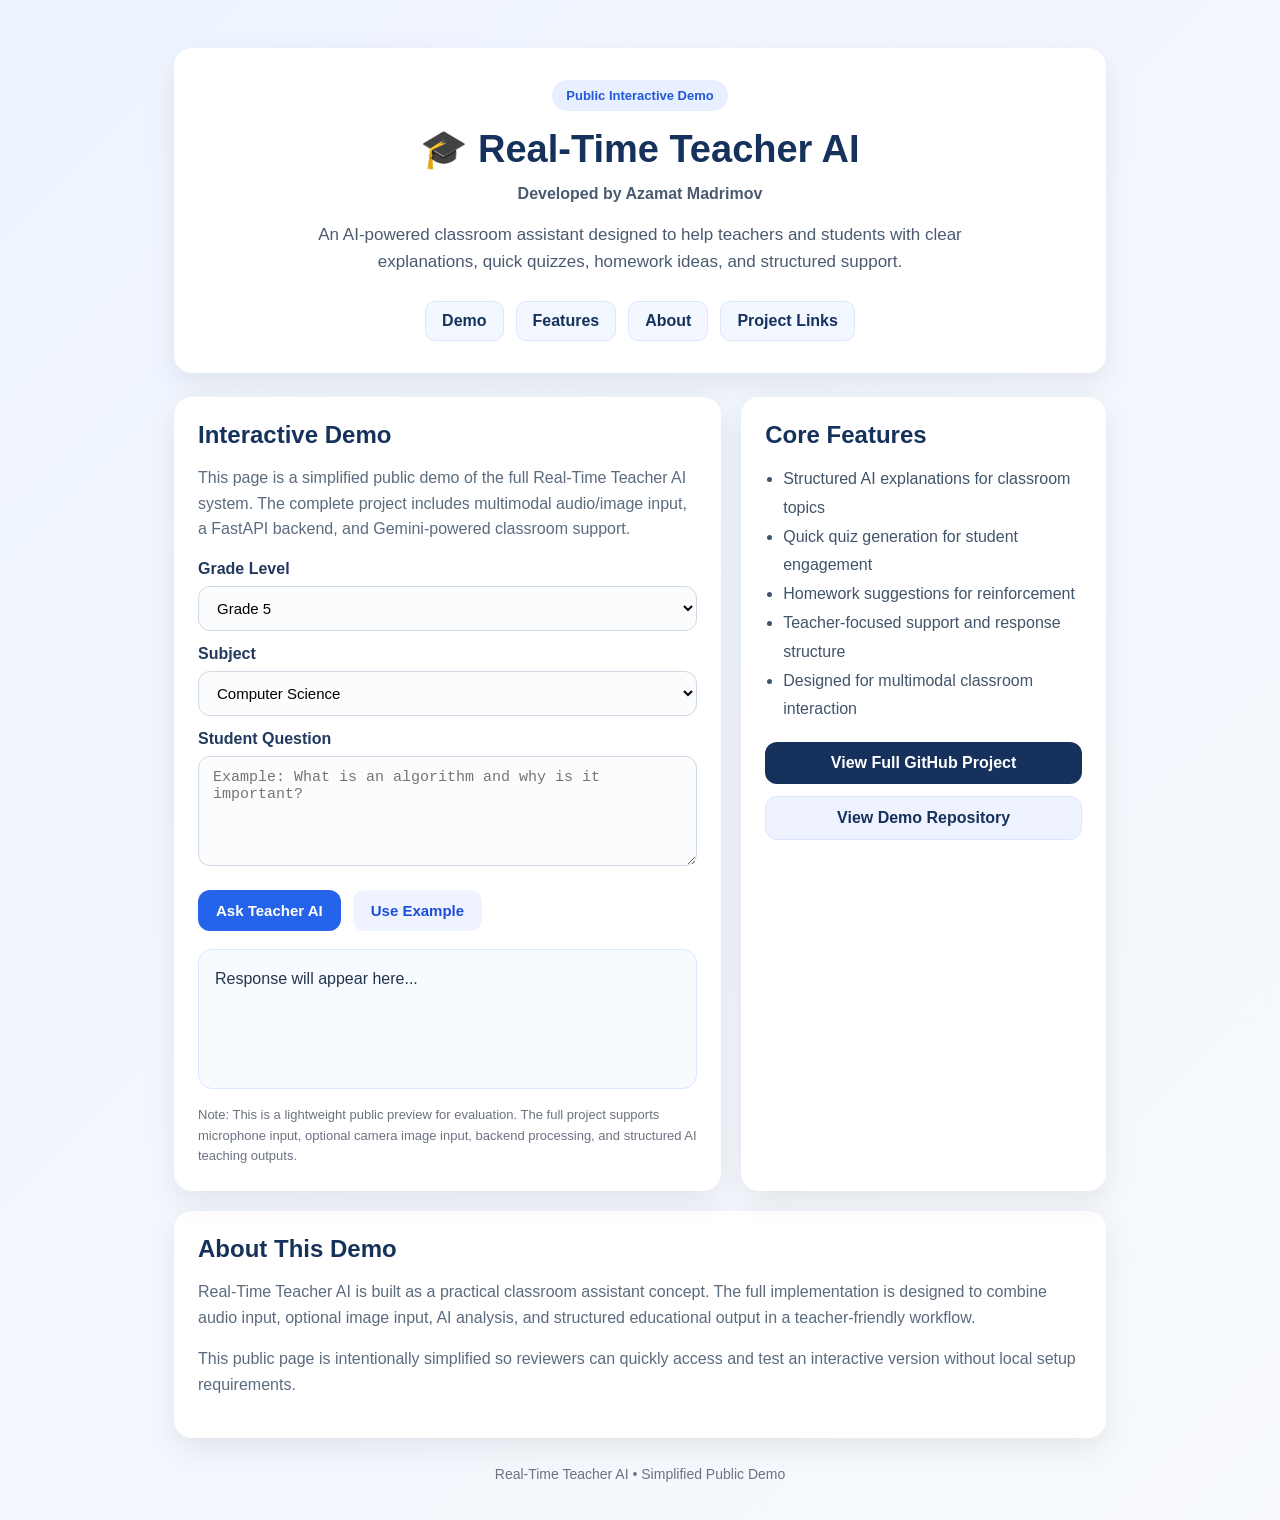
<file: index.html>
<!DOCTYPE html>
<html lang="en">
<head>
  <meta charset="UTF-8" />
  <meta name="viewport" content="width=device-width, initial-scale=1.0" />
  <title>Real-Time Teacher AI</title>
  <style>
    * {
      box-sizing: border-box;
    }

    body {
      margin: 0;
      font-family: Arial, sans-serif;
      background: linear-gradient(135deg, #eef4ff, #f7f9fc);
      color: #1f2a37;
    }

    .container {
      max-width: 980px;
      margin: 0 auto;
      padding: 24px;
    }

    .hero {
      background: white;
      border-radius: 18px;
      padding: 32px 24px;
      box-shadow: 0 10px 30px rgba(0, 0, 0, 0.08);
      margin-top: 24px;
      text-align: center;
    }

    .badge {
      display: inline-block;
      background: #e8f0ff;
      color: #2457d6;
      font-size: 13px;
      font-weight: bold;
      padding: 8px 14px;
      border-radius: 999px;
      margin-bottom: 16px;
    }

    h1 {
      margin: 0 0 12px;
      font-size: 38px;
      line-height: 1.2;
      color: #16325c;
    }

    .author {
      margin: 0 0 18px;
      font-size: 16px;
      font-weight: 600;
      color: #4a5b70;
    }

    .subtitle {
      max-width: 720px;
      margin: 0 auto;
      font-size: 17px;
      line-height: 1.6;
      color: #4a5b70;
    }

    .nav {
      display: flex;
      flex-wrap: wrap;
      justify-content: center;
      gap: 12px;
      margin-top: 26px;
    }

    .nav a {
      text-decoration: none;
      color: #16325c;
      background: #f3f7ff;
      padding: 10px 16px;
      border-radius: 10px;
      font-weight: 600;
      border: 1px solid #dbe6ff;
    }

    .grid {
      display: grid;
      grid-template-columns: 1.2fr 0.8fr;
      gap: 20px;
      margin-top: 24px;
    }

    .card {
      background: white;
      border-radius: 18px;
      padding: 24px;
      box-shadow: 0 10px 30px rgba(0, 0, 0, 0.08);
    }

    .card h2 {
      margin-top: 0;
      margin-bottom: 12px;
      color: #16325c;
      font-size: 24px;
    }

    .muted {
      color: #5b6b7e;
      line-height: 1.6;
    }

    .demo-box {
      margin-top: 18px;
      text-align: left;
    }

    label {
      display: block;
      font-weight: 700;
      margin-bottom: 8px;
      color: #223a5e;
    }

    input, select, textarea {
      width: 100%;
      padding: 12px 14px;
      border: 1px solid #cfd8e3;
      border-radius: 12px;
      font-size: 15px;
      margin-bottom: 14px;
      background: #fbfcfe;
    }

    textarea {
      min-height: 110px;
      resize: vertical;
    }

    .button-row {
      display: flex;
      flex-wrap: wrap;
      gap: 12px;
      margin-top: 6px;
    }

    button {
      border: none;
      border-radius: 12px;
      padding: 12px 18px;
      font-size: 15px;
      font-weight: 700;
      cursor: pointer;
    }

    .primary {
      background: #2563eb;
      color: white;
    }

    .secondary {
      background: #eef3ff;
      color: #1d4ed8;
    }

    .output {
      margin-top: 18px;
      background: #f7faff;
      border: 1px solid #dbe7ff;
      border-radius: 14px;
      padding: 16px;
      white-space: pre-wrap;
      line-height: 1.6;
      min-height: 140px;
      color: #23364d;
    }

    .feature-list {
      padding-left: 18px;
      line-height: 1.8;
      color: #425469;
    }

    .small-note {
      margin-top: 16px;
      font-size: 13px;
      color: #6b7280;
      line-height: 1.6;
    }

    .footer {
      text-align: center;
      color: #6b7280;
      font-size: 14px;
      margin: 28px 0 14px;
    }

    .links {
      display: flex;
      flex-direction: column;
      gap: 12px;
      margin-top: 18px;
    }

    .link-btn {
      display: block;
      text-decoration: none;
      text-align: center;
      padding: 12px 14px;
      border-radius: 12px;
      font-weight: 700;
      background: #16325c;
      color: white;
    }

    .link-btn.alt {
      background: #eef3ff;
      color: #16325c;
      border: 1px solid #dbe6ff;
    }

    @media (max-width: 800px) {
      .grid {
        grid-template-columns: 1fr;
      }

      h1 {
        font-size: 30px;
      }

      .container {
        padding: 16px;
      }

      .hero,
      .card {
        padding: 20px;
      }
    }
  </style>
</head>
<body>
  <div class="container">
    <section class="hero">
      <div class="badge">Public Interactive Demo</div>
      <h1>🎓 Real-Time Teacher AI</h1>
      <p class="author">Developed by Azamat Madrimov</p>
      <p class="subtitle">
        An AI-powered classroom assistant designed to help teachers and students
        with clear explanations, quick quizzes, homework ideas, and structured support.
      </p>

      <nav class="nav">
        <a href="#demo">Demo</a>
        <a href="#features">Features</a>
        <a href="#about">About</a>
        <a href="#links">Project Links</a>
      </nav>
    </section>

    <section class="grid">
      <div class="card" id="demo">
        <h2>Interactive Demo</h2>
        <p class="muted">
          This page is a simplified public demo of the full Real-Time Teacher AI system.
          The complete project includes multimodal audio/image input, a FastAPI backend,
          and Gemini-powered classroom support.
        </p>

        <div class="demo-box">
          <label for="grade">Grade Level</label>
          <select id="grade">
            <option>Grade 5</option>
            <option>Grade 6</option>
            <option>Grade 7</option>
            <option>Grade 8</option>
            <option>Grade 9</option>
            <option>Grade 10</option>
            <option>Grade 11</option>
          </select>

          <label for="subject">Subject</label>
          <select id="subject">
            <option>Computer Science</option>
            <option>Mathematics</option>
            <option>Physics</option>
            <option>Biology</option>
            <option>English</option>
          </select>

          <label for="question">Student Question</label>
          <textarea id="question" placeholder="Example: What is an algorithm and why is it important?"></textarea>

          <div class="button-row">
            <button class="primary" onclick="runDemo()">Ask Teacher AI</button>
            <button class="secondary" onclick="fillExample()">Use Example</button>
          </div>

          <div class="output" id="output">Response will appear here...</div>

          <div class="small-note">
            Note: This is a lightweight public preview for evaluation. The full project
            supports microphone input, optional camera image input, backend processing,
            and structured AI teaching outputs.
          </div>
        </div>
      </div>

      <div class="card" id="features">
        <h2>Core Features</h2>
        <ul class="feature-list">
          <li>Structured AI explanations for classroom topics</li>
          <li>Quick quiz generation for student engagement</li>
          <li>Homework suggestions for reinforcement</li>
          <li>Teacher-focused support and response structure</li>
          <li>Designed for multimodal classroom interaction</li>
        </ul>

        <div class="links" id="links">
          <a class="link-btn" href="https://github.com/InfoSchoolUz/Real-Time-Teacher-AI" target="_blank" rel="noopener noreferrer">
            View Full GitHub Project
          </a>
          <a class="link-btn alt" href="https://github.com/InfoSchoolUz/rttai-demo" target="_blank" rel="noopener noreferrer">
            View Demo Repository
          </a>
        </div>
      </div>
    </section>

    <section class="card" id="about" style="margin-top: 20px;">
      <h2>About This Demo</h2>
      <p class="muted">
        Real-Time Teacher AI is built as a practical classroom assistant concept.
        The full implementation is designed to combine audio input, optional image input,
        AI analysis, and structured educational output in a teacher-friendly workflow.
      </p>
      <p class="muted">
        This public page is intentionally simplified so reviewers can quickly access
        and test an interactive version without local setup requirements.
      </p>
    </section>

    <div class="footer">
      Real-Time Teacher AI • Simplified Public Demo
    </div>
  </div>

  <script>
    function fillExample() {
      document.getElementById("grade").value = "Grade 7";
      document.getElementById("subject").value = "Computer Science";
      document.getElementById("question").value = "What is an algorithm and where do we use it in daily life?";
      document.getElementById("output").innerText = "Response will appear here...";
    }

    function runDemo() {
      const grade = document.getElementById("grade").value;
      const subject = document.getElementById("subject").value;
      const question = document.getElementById("question").value.trim();
      const output = document.getElementById("output");

      if (!question) {
        output.innerText = "Please enter a question before running the demo.";
        return;
      }

      output.innerText = "⏳ Teacher AI is analyzing the question...";

      setTimeout(() => {
        output.innerText =
`📘 Explanation
For ${grade} ${subject}, the topic "${question}" can be explained in a simple, student-friendly way with real-life examples and clear step-by-step guidance.

🧠 Key Points
• Break the topic into small understandable parts
• Connect the idea to classroom or daily-life situations
• Focus on clarity before technical detail

❓ Quick Quiz
1. What is the main idea of this topic?
2. Can you give one simple example?
3. Why is this useful in real life?

📝 Homework
Write a short explanation of the topic in your own words and give one practical example.

👨‍🏫 Teacher Tip
Start with a familiar example, then move to the formal definition so students stay engaged.`;
      }, 900);
    }
  </script>
</body>
</html>
</file>
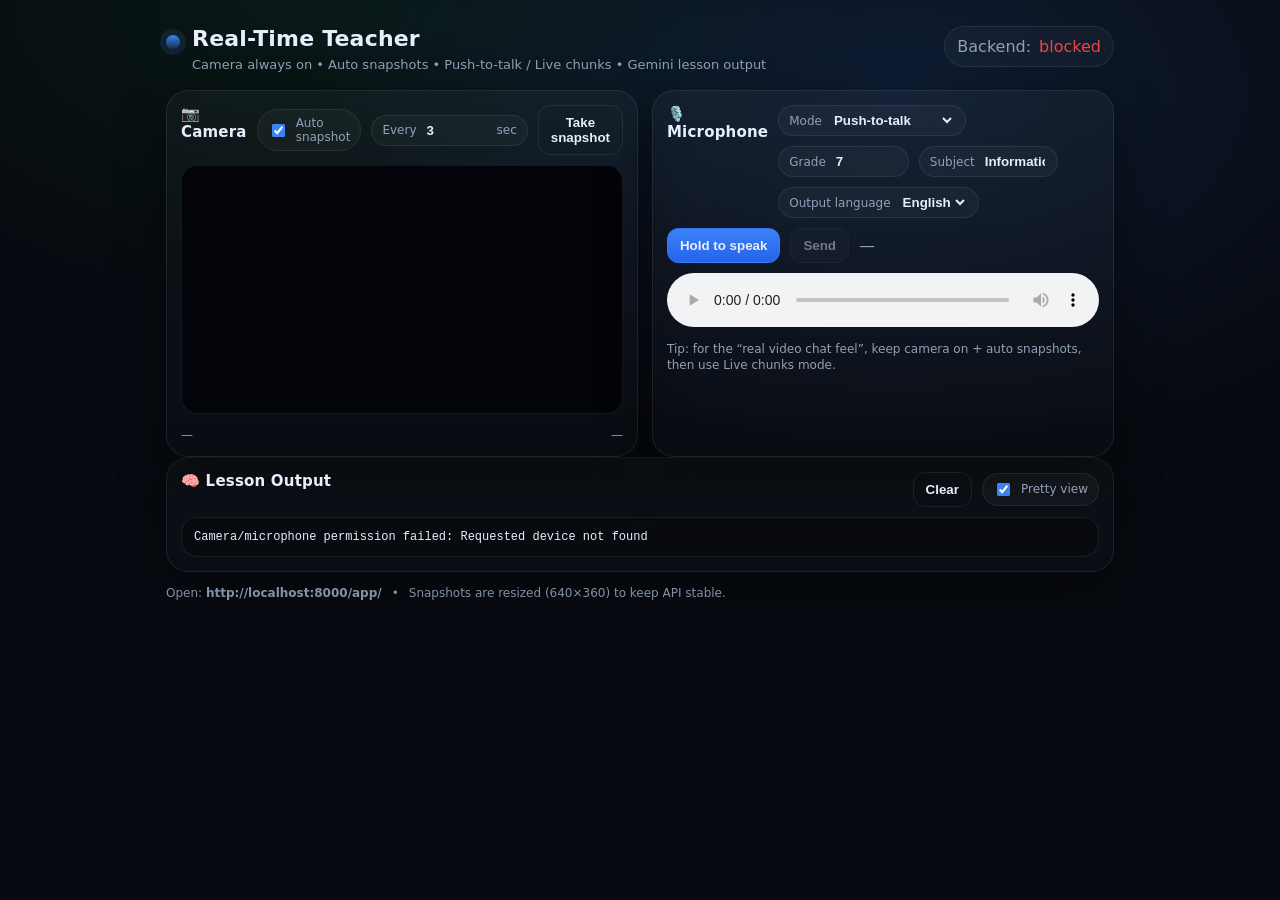
<file: frontend/index.html>
<!doctype html>
<html lang="en">
<head>
  <meta charset="utf-8" />
  <meta name="viewport" content="width=device-width,initial-scale=1" />
  <title>Real-Time Teacher</title>
  <link rel="stylesheet" href="style.css" />
</head>

<body>
  <div class="wrap">
    <header class="top">
      <div class="brand">
        <div class="dot"></div>
        <div>
          <h1>Real-Time Teacher</h1>
          <p class="sub">Camera always on • Auto snapshots • Push-to-talk / Live chunks • Gemini lesson output</p>
        </div>
      </div>

      <div class="pill">
        <span class="muted">Backend:</span>
        <span id="apiStatus" class="ok">ready</span>
      </div>
    </header>

    <section class="grid">
      <!-- Camera -->
      <section class="card">
        <div class="cardHead">
          <h2>📷 Camera</h2>
          <div class="row gap">
            <label class="toggle">
              <input id="autoSnap" type="checkbox" checked />
              <span>Auto snapshot</span>
            </label>

            <label class="mini">
              Every
              <input id="snapEvery" type="number" min="1" max="10" value="3" />
              sec
            </label>

            <button id="btnSnap" class="btn ghost">Take snapshot</button>
          </div>
        </div>

        <video id="video" autoplay playsinline muted></video>

        <div class="meta">
          <span id="snapStatus" class="muted">—</span>
          <span id="camStatus" class="muted">—</span>
        </div>

        <img id="snapPreview" class="preview" alt="Snapshot preview" />
      </section>

      <!-- Microphone -->
      <section class="card">
        <div class="cardHead">
          <h2>🎙️ Microphone</h2>

          <div class="row gap wrapRow">
            <label class="mini">
              Mode
              <select id="mode">
                <option value="ptt" selected>Push-to-talk</option>
                <option value="live">Live chunks (2s)</option>
              </select>
            </label>

            <label class="mini">
              Grade
              <input id="grade" type="text" value="7" />
            </label>

            <label class="mini">
              Subject
              <input id="subject" type="text" value="Informatics" />
            </label>

            <label class="mini">
              Output language
              <select id="language">
                <option value="en" selected>English</option>
                <option value="uz">Uzbek</option>
              </select>
            </label>
          </div>
        </div>

        <div class="row gap wrapRow">
          <button id="btnRec" class="btn primary">Hold to speak</button>
          <button id="btnSend" class="btn" disabled>Send</button>

          <span id="recStatus" class="muted">—</span>
        </div>

        <audio id="audioPreview" controls></audio>

        <div class="hint">
          Tip: for the “real video chat feel”, keep camera on + auto snapshots, then use Live chunks mode.
        </div>
      </section>
    </section>

    <!-- Output -->
    <section class="card">
      <div class="cardHead">
        <h2>🧠 Lesson Output</h2>
        <div class="row gap">
          <button id="btnClear" class="btn ghost">Clear</button>
          <label class="toggle">
            <input id="pretty" type="checkbox" checked />
            <span>Pretty view</span>
          </label>
        </div>
      </div>

      <div id="prettyOut" class="pretty" style="display:none;">
        <div class="kv">
          <div class="k">Observation</div>
          <div class="v" id="p_observation">—</div>
        </div>
        <div class="kv">
          <div class="k">Topic</div>
          <div class="v" id="p_topic">—</div>
        </div>
        <div class="kv">
          <div class="k">Summary</div>
          <div class="v" id="p_summary">—</div>
        </div>
        <div class="kv">
          <div class="k">Explanation</div>
          <div class="v" id="p_expl">—</div>
        </div>

        <div class="cols">
          <div>
            <h3>Key points</h3>
            <ul id="p_points"></ul>
          </div>
          <div>
            <h3>Quick quiz</h3>
            <div id="p_quiz"></div>
          </div>
        </div>

        <div class="cols">
          <div>
            <h3>Homework</h3>
            <ul id="p_hw"></ul>
          </div>
          <div>
            <h3>Teacher tip</h3>
            <div class="tipbox" id="p_tip">—</div>
          </div>
        </div>
      </div>

      <pre id="out" class="out">—</pre>
    </section>

    <footer class="muted foot">
      <span>Open: <b>http://localhost:8000/app/</b></span>
      <span>•</span>
      <span>Snapshots are resized (640×360) to keep API stable.</span>
    </footer>
  </div>

  <script src="app.js"></script>
</body>
</html>
</file>
<file: frontend/style.css>
:root{
  --bg:#070a10;
  --card:#0e1624;
  --card2:#0b1220;
  --text:#e7eefc;
  --muted:#92a0b8;
  --line:rgba(255,255,255,.08);
  --blue:#3b82f6;
  --blue2:#2563eb;
  --ok:#22c55e;
  --warn:#f59e0b;
  --bad:#ef4444;
  --shadow: 0 18px 50px rgba(0,0,0,.45);
  --r:16px;
  --r2:22px;
  --mono: ui-monospace, SFMono-Regular, Menlo, Monaco, Consolas, "Liberation Mono","Courier New", monospace;
  --sans: ui-sans-serif, system-ui, -apple-system, Segoe UI, Roboto, Arial, "Apple Color Emoji","Segoe UI Emoji";
}

*{box-sizing:border-box}
html,body{height:100%}
body{
  margin:0;
  font-family:var(--sans);
  color:var(--text);
  background:
    radial-gradient(1000px 600px at 70% 10%, rgba(59,130,246,.15), transparent 60%),
    radial-gradient(900px 520px at 25% 0%, rgba(34,197,94,.08), transparent 60%),
    var(--bg);
}

.wrap{
  max-width: 980px;
  margin: 0 auto;
  padding: 26px 16px 42px;
}

.top{
  display:flex;
  align-items:flex-start;
  justify-content:space-between;
  gap:14px;
  margin-bottom:18px;
}

.brand{display:flex; gap:12px; align-items:flex-start}
.dot{
  width:14px; height:14px; border-radius:999px;
  margin-top:9px;
  background: linear-gradient(180deg, var(--blue), rgba(59,130,246,.25));
  box-shadow: 0 0 0 6px rgba(59,130,246,.12);
}
h1{margin:0; font-size:22px; letter-spacing:.2px}
.sub{margin:6px 0 0; color:var(--muted); font-size:13px}

.pill{
  border:1px solid var(--line);
  background: rgba(255,255,255,.03);
  padding:10px 12px;
  border-radius:999px;
  display:flex;
  gap:8px;
  align-items:center;
}
.ok{color:var(--ok)}
.warn{color:var(--warn)}
.bad{color:var(--bad)}
.muted{color:var(--muted)}

.grid{
  display:grid;
  grid-template-columns: 1fr 1fr;
  gap:14px;
}

@media (max-width: 860px){
  .grid{grid-template-columns: 1fr}
}

.card{
  background: linear-gradient(180deg, rgba(255,255,255,.03), rgba(255,255,255,.015));
  border:1px solid var(--line);
  border-radius: var(--r2);
  padding:14px;
  box-shadow: var(--shadow);
}

.cardHead{
  display:flex;
  align-items:flex-start;
  justify-content:space-between;
  gap:10px;
  margin-bottom:10px;
}

h2{
  margin:0;
  font-size:15px;
  font-weight:650;
  letter-spacing:.2px;
}

.row{display:flex; align-items:center}
.gap{gap:10px}
.wrapRow{flex-wrap:wrap}

.btn{
  border:1px solid var(--line);
  background: rgba(255,255,255,.04);
  color:var(--text);
  padding:9px 12px;
  border-radius: 12px;
  cursor:pointer;
  transition: .15s ease;
  font-weight:600;
}
.btn:hover{transform: translateY(-1px); background: rgba(255,255,255,.06)}
.btn:disabled{opacity:.45; cursor:not-allowed; transform:none}
.btn.primary{
  background: linear-gradient(180deg, var(--blue), var(--blue2));
  border-color: rgba(59,130,246,.55);
}
.btn.ghost{background: transparent}

video{
  width:100%;
  aspect-ratio: 16 / 9;
  border-radius: var(--r);
  border:1px solid var(--line);
  background: #02040a;
}

.preview{
  width:100%;
  margin-top:10px;
  border-radius: var(--r);
  border:1px solid var(--line);
  display:none;
}

.meta{
  display:flex;
  justify-content:space-between;
  gap:10px;
  margin-top:10px;
  font-size:12px;
}

.mini{
  display:flex;
  align-items:center;
  gap:8px;
  font-size:12px;
  color:var(--muted);
  border:1px solid var(--line);
  padding:6px 10px;
  border-radius: 999px;
  background: rgba(255,255,255,.03);
}
.mini input, .mini select{
  background: transparent;
  border:none;
  color: var(--text);
  outline:none;
  font-weight:700;
  width:84px;
}
.mini select{width:auto}
.mini input{width:64px}

.toggle{
  display:flex;
  align-items:center;
  gap:8px;
  font-size:12px;
  color:var(--muted);
  border:1px solid var(--line);
  padding:6px 10px;
  border-radius: 999px;
  background: rgba(255,255,255,.03);
}
.toggle input{accent-color: var(--blue)}

audio{width:100%; margin-top:10px}

.hint{
  margin-top:10px;
  font-size:12px;
  color:var(--muted);
  line-height:1.35;
}

.out{
  margin:0;
  margin-top:10px;
  padding:12px;
  border-radius: var(--r);
  border:1px solid var(--line);
  background: rgba(0,0,0,.25);
  font-family: var(--mono);
  font-size:12px;
  overflow:auto;
  max-height: 520px;
  white-space: pre-wrap;
}

.pretty{
  margin-top:10px;
  padding:12px;
  border-radius: var(--r);
  border:1px solid var(--line);
  background: rgba(0,0,0,.25);
}

.kv{display:grid; grid-template-columns: 140px 1fr; gap:10px; padding:8px 0; border-bottom:1px dashed rgba(255,255,255,.08)}
.kv:last-child{border-bottom:none}
.k{color:var(--muted); font-size:12px}
.v{font-size:13px; line-height:1.45}

.cols{
  display:grid;
  grid-template-columns: 1fr 1fr;
  gap:14px;
  margin-top:14px;
}
@media (max-width: 860px){
  .cols{grid-template-columns: 1fr}
}

h3{margin:0 0 8px; font-size:13px; color: var(--text)}
ul{margin:0; padding-left:18px; color: var(--text)}
li{margin:6px 0; font-size:13px; line-height:1.4}

.qcard{
  border:1px solid rgba(255,255,255,.10);
  border-radius: 14px;
  padding:10px;
  margin-bottom:10px;
  background: rgba(255,255,255,.03);
}
.qhead{display:flex; justify-content:space-between; gap:10px; margin-bottom:8px}
.qtitle{font-weight:700; font-size:13px}
.qans{font-size:12px; color: var(--muted)}
.qchoices{margin:0; padding-left:18px}
.qwhy{margin-top:8px; font-size:12px; color: var(--muted)}

.tipbox{
  border-left: 3px solid var(--blue);
  padding:10px 12px;
  background: rgba(59,130,246,.08);
  border-radius: 14px;
  font-size:13px;
  line-height:1.45;
}

.foot{
  margin-top:14px;
  display:flex;
  gap:10px;
  flex-wrap:wrap;
  font-size:12px;
  opacity:.9;
}
</file>
